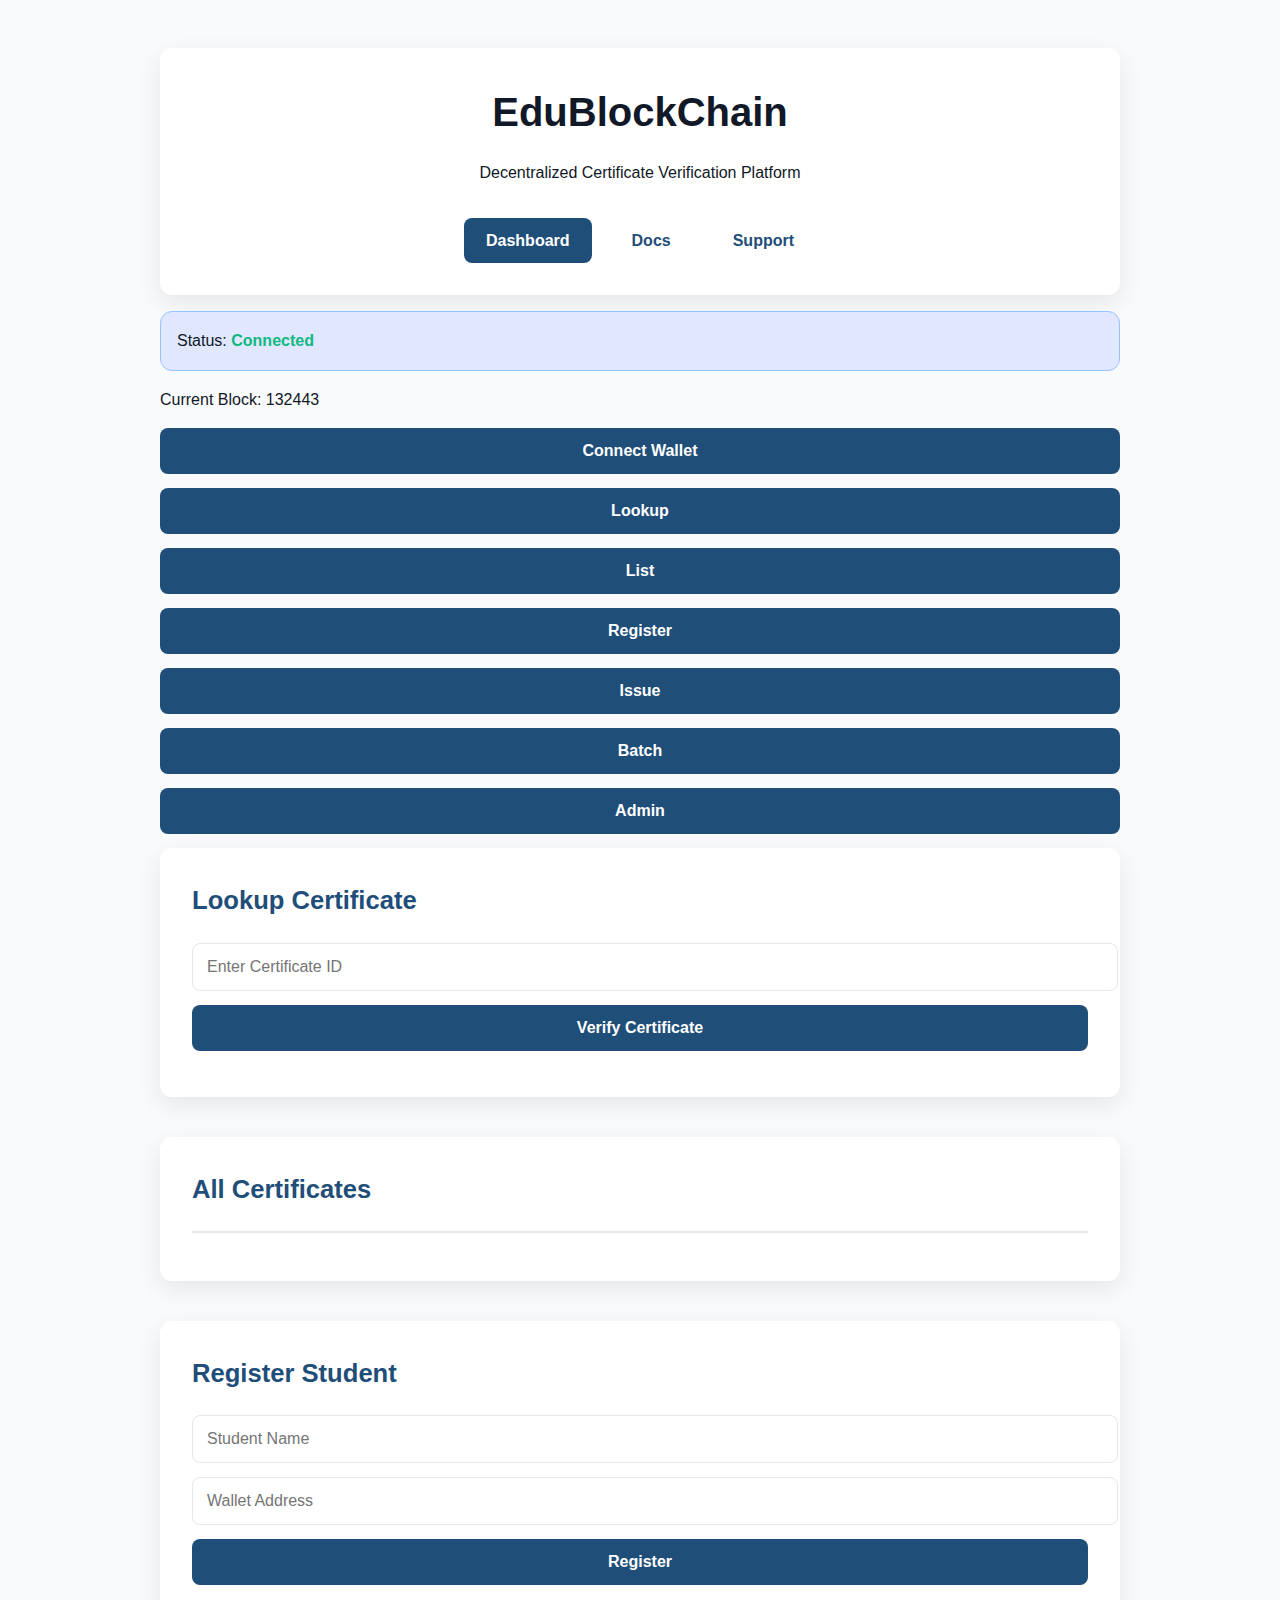
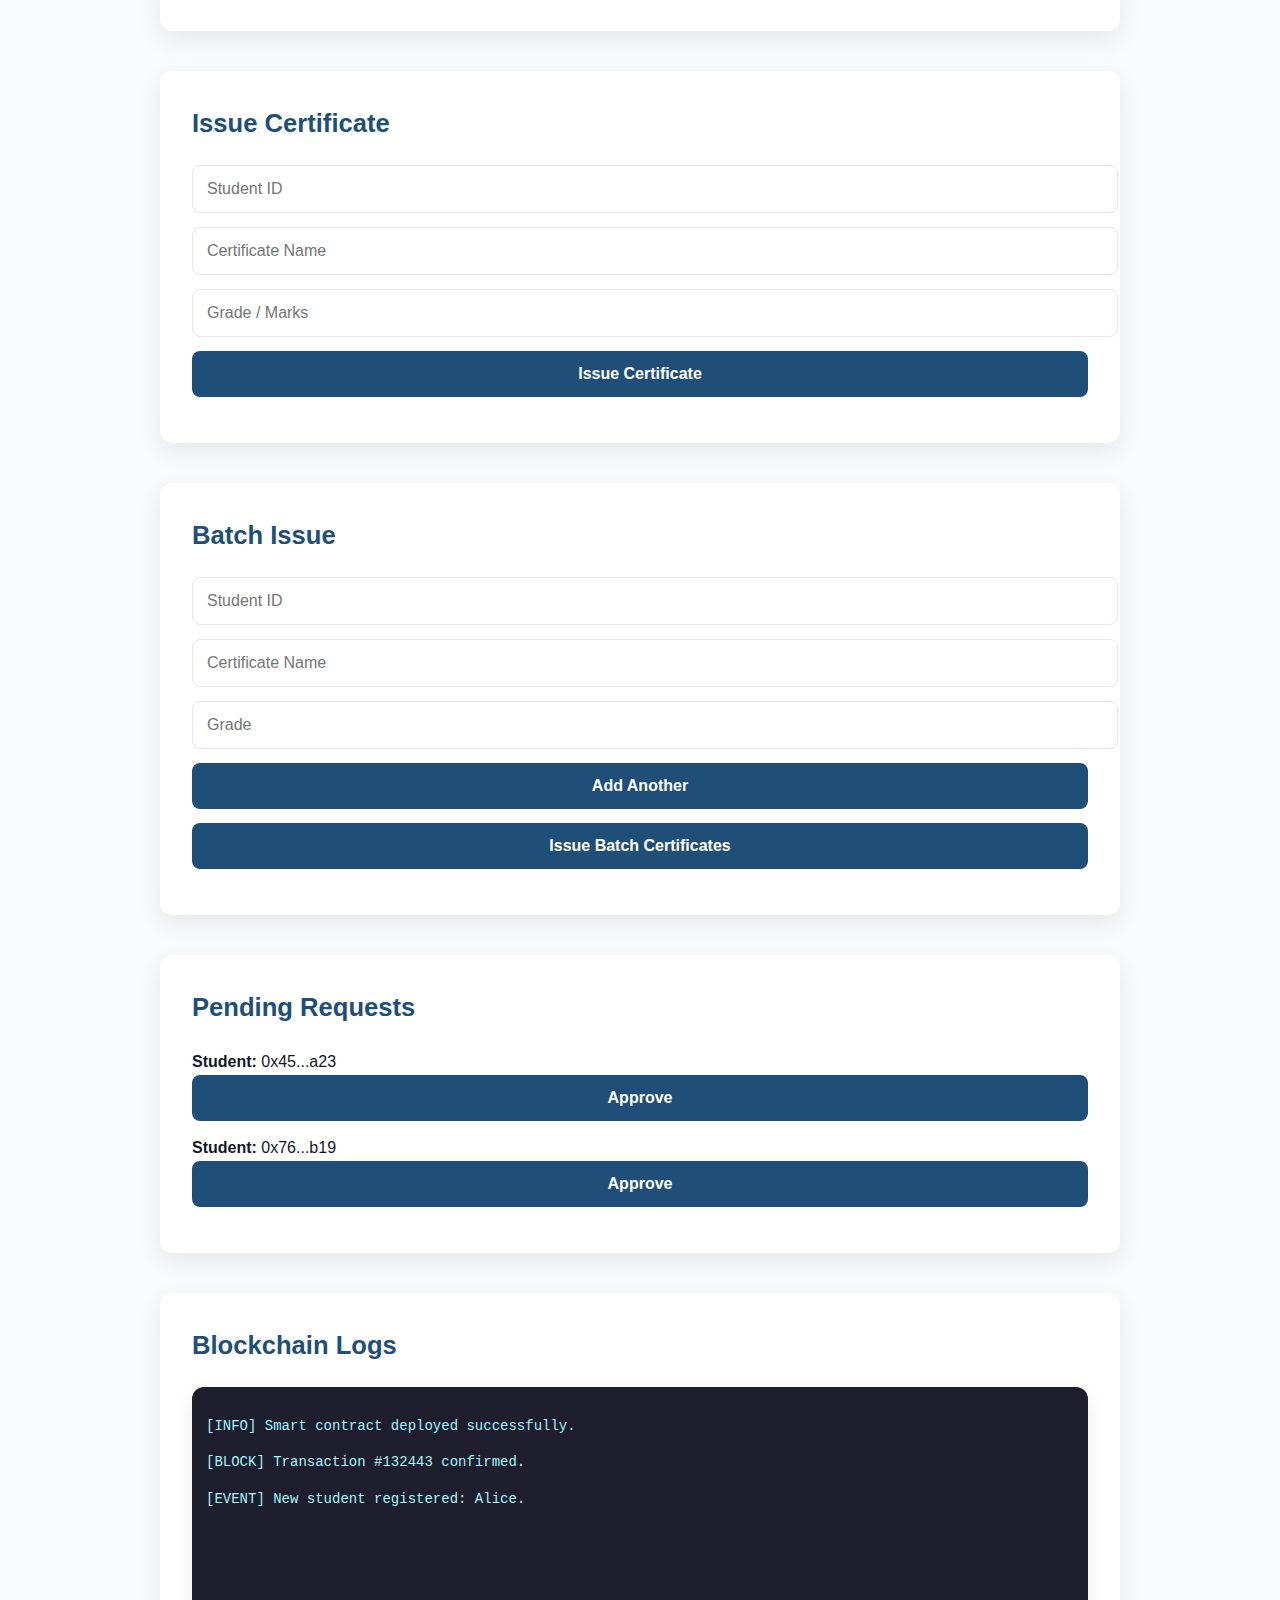
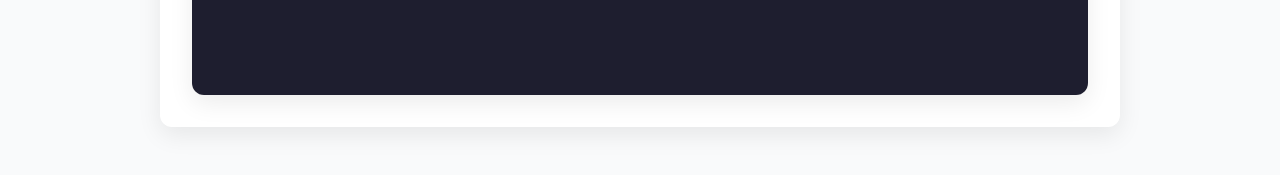
<file: index.html>
<!DOCTYPE html>
<html lang="en">
<head>
  <meta charset="UTF-8" />
  <meta name="viewport" content="width=device-width, initial-scale=1.0" />
  <title>EduBlockChain - Certificate Verification dApp</title>
  <link rel="stylesheet" href="style.css" />
</head>
<body>
  <div class="container">
    <header>
      <h1>EduBlockChain</h1>
      <p class="subtitle">Decentralized Certificate Verification Platform</p>
      <nav>
        <a href="#" class="active">Dashboard</a>
        <a href="#">Docs</a>
        <a href="#">Support</a>
      </nav>
    </header>

    <!-- Connection Info -->
    <section id="connection-bar">
      <div class="connection-status">
        <p id="status">Status: <span class="success">Connected</span></p>
        <p id="blockNumber">Current Block: <span>132443</span></p>
      </div>
      <button id="connectButton">Connect Wallet</button>
    </section>

    <!-- Navigation Tabs -->
    <div class="tab-nav">
      <button class="tab-button active" data-tab="lookup">Lookup</button>
      <button class="tab-button" data-tab="list">List</button>
      <button class="tab-button" data-tab="register">Register</button>
      <button class="tab-button" data-tab="issue">Issue</button>
      <button class="tab-button" data-tab="batch">Batch</button>
      <button class="tab-button" data-tab="admin">Admin</button>
    </div>

    <!-- Lookup Tab -->
    <div id="lookup" class="tab-content active">
      <div class="card">
        <h2>Lookup Certificate</h2>
        <input type="text" id="lookupInput" placeholder="Enter Certificate ID" />
        <button id="lookupButton">Verify Certificate</button>
        <div class="lookup-results" id="lookupResults"></div>
      </div>
    </div>

    <!-- List Certificates Tab -->
    <div id="list" class="tab-content">
      <div class="card">
        <h2>All Certificates</h2>
        <ul id="certificateList"></ul>
      </div>
    </div>

    <!-- Register Student Tab -->
    <div id="register" class="tab-content">
      <div class="card">
        <h2>Register Student</h2>
        <input type="text" id="studentName" placeholder="Student Name" />
        <input type="text" id="studentWallet" placeholder="Wallet Address" />
        <button id="registerButton">Register</button>
      </div>
    </div>

    <!-- Issue Certificate Tab -->
    <div id="issue" class="tab-content">
      <div class="card">
        <h2>Issue Certificate</h2>
        <input type="text" id="studentID" placeholder="Student ID" />
        <input type="text" id="certificateName" placeholder="Certificate Name" />
        <input type="text" id="grade" placeholder="Grade / Marks" />
        <button id="issueButton">Issue Certificate</button>
      </div>
    </div>

    <!-- Batch Issue Tab -->
    <div id="batch" class="tab-content">
      <div class="card">
        <h2>Batch Issue</h2>
        <div id="batchContainer">
          <div class="batch-student-row">
            <input type="text" placeholder="Student ID" />
            <input type="text" placeholder="Certificate Name" />
            <input type="text" placeholder="Grade" />
          </div>
        </div>
        <button id="addRowButton">Add Another</button>
        <button id="batchIssueButton">Issue Batch Certificates</button>
      </div>
    </div>

    <!-- Admin Tab -->
    <div id="admin" class="tab-content">
      <div class="card">
        <h2>Pending Requests</h2>
        <div class="pending-request">
          <span><strong>Student:</strong> 0x45...a23</span>
          <button class="approve-btn">Approve</button>
        </div>
        <div class="pending-request">
          <span><strong>Student:</strong> 0x76...b19</span>
          <button class="approve-btn">Approve</button>
        </div>
      </div>

      <div class="card">
        <h2>Blockchain Logs</h2>
        <div class="terminal" id="logTerminal">
          <p>[INFO] Smart contract deployed successfully.</p>
          <p>[BLOCK] Transaction #132443 confirmed.</p>
          <p>[EVENT] New student registered: Alice.</p>
        </div>
      </div>
    </div>
  </div>

  <!-- Tab Functionality -->
  <script>
    const tabs = document.querySelectorAll(".tab-button");
    const contents = document.querySelectorAll(".tab-content");

    tabs.forEach((tab) => {
      tab.addEventListener("click", () => {
        tabs.forEach((t) => t.classList.remove("active"));
        contents.forEach((c) => c.classList.remove("active"));
        tab.classList.add("active");
        document.getElementById(tab.dataset.tab).classList.add("active");
      });
    });
  </script>
</body>
</html>
</file>
<file: style.css>
:root {
    --primary-color: #1F4E79;       
    --primary-hover: #163B5A;       
    --accent-color: #F5A623;        
    --background-color: #F9FAFB;   
    --card-background: #FFFFFF;     
    --text-color: #111827;          
    --subtle-text: #6B7280;         
    --border-color: #E5E7EB;        
    --terminal-bg: #1E1E2F;         
    --terminal-text: #A5F3FC;       
    --success-color: #10B981;       
    --error-color: #EF4444;         
    --shadow: 0 8px 24px rgba(0,0,0,0.08);
    --shadow-hover: 0 12px 36px rgba(0,0,0,0.12);
    --timeline-color: #CBD5E1;      
    --timeline-dot: #1F4E79;         
}

body {
    font-family: 'Inter', sans-serif;
    margin: 0;
    background-color: var(--background-color);
    color: var(--text-color);
    line-height: 1.6;
}

.container {
    max-width: 960px;
    margin: 3em auto;
    padding: 0 1.5em;
}

/* Header */
header {
    background-color: var(--card-background);
    padding: 2em;
    border-radius: 12px;
    box-shadow: var(--shadow);
    color: var(--text-color);
    text-align: center;
}

header h1 {
    margin: 0;
    font-size: 2.5em;
    font-weight: 700;
}

/* Navigation */
nav {
    margin-top: 2em;
    display: flex;
    justify-content: center;
    gap: 18px;
}

nav a {
    padding: 10px 22px;
    border-radius: 8px;
    text-decoration: none;
    color: var(--primary-color);
    font-weight: 600;
    transition: all 0.3s ease;
}

nav a:hover {
    background-color: var(--primary-hover);
    color: #fff;
}

nav a.active {
    background-color: var(--primary-color);
    color: #fff;
}

/* Cards and Blocks */
.card, .block {
    background-color: var(--card-background);
    border-radius: 12px;
    padding: 2em;
    margin-bottom: 2.5em;
    box-shadow: var(--shadow);
    transition: all 0.3s ease;
}

.card:hover, .block:hover {
    transform: translateY(-2px);
    box-shadow: var(--shadow-hover);
}

.card h2, .block-header {
    margin-top: 0;
    font-size: 1.6em;
    font-weight: 700;
    color: var(--primary-color);
}

/* Certificate list */
#certificateList {
    list-style-type: none;
    padding: 0;
    max-height: 250px;
    overflow-y: auto;
    border-radius: 8px;
    border: 1px solid var(--border-color);
}

#certificateList li {
    padding: 12px;
    margin: 4px 0;
    border-radius: 8px;
    font-family: 'Fira Mono', monospace;
    font-size: 0.95em;
    color: var(--subtle-text);
    background: #F3F4F6;
    transition: all 0.2s ease;
}

#certificateList li:hover {
    background-color: #E5E7EB;
}

/* Terminal */
.terminal {
    height: 280px;
    overflow-y: scroll;
    padding: 1em;
    background-color: var(--terminal-bg);
    color: var(--terminal-text);
    font-family: 'Fira Code', monospace;
    font-size: 14px;
    border-radius: 12px;
    box-shadow: var(--shadow);
}

/* Timeline for blocks */
.timeline {
    position: relative;
    margin: 2em 0;
    padding-left: 30px;
}

.timeline::before {
    content: '';
    position: absolute;
    top: 0;
    left: 14px;
    width: 4px;
    height: 100%;
    background-color: var(--timeline-color);
    border-radius: 2px;
}

.timeline-item {
    position: relative;
    margin-bottom: 2em;
    padding-left: 20px;
}

.timeline-item::before {
    content: '';
    position: absolute;
    left: -16px;
    top: 0;
    width: 12px;
    height: 12px;
    background-color: var(--timeline-dot);
    border-radius: 50%;
    border: 2px solid var(--card-background);
    box-shadow: 0 0 4px rgba(0,0,0,0.1);
}

.timeline-item .timestamp {
    font-size: 0.8em;
    color: var(--subtle-text);
    margin-bottom: 0.5em;
}

/* Status messages */
#status {
    font-weight: 500;
    padding: 1em;
    background-color: #E0E7FF;
    border-radius: 12px;
    word-wrap: break-word;
    margin-top: 1em;
    border: 1px solid #93C5FD;
}

.error { color: var(--error-color); font-weight: 700; }
.success { color: var(--success-color); font-weight: 700; }

/* Buttons & Inputs */
input, button {
    width: 100%;
    padding: 14px;
    margin-bottom: 14px;
    border-radius: 8px;
    border: 1px solid var(--border-color);
    font-size: 1em;
    transition: all 0.3s ease;
}

input:focus {
    outline: none;
    border-color: var(--primary-color);
    box-shadow: 0 0 6px rgba(31,78,121,0.3);
}

button {
    cursor: pointer;
    background-color: var(--primary-color);
    color: #fff;
    font-weight: 600;
    border: none;
    transition: all 0.3s ease;
}

button:hover {
    background-color: var(--primary-hover);
    transform: translateY(-2px);
    box-shadow: var(--shadow-hover);
}
/* --- NEW BLOCK EXPLORER VISUALS --- */

#blocks-container {
    display: flex;
    overflow-x: auto;
    padding: 2.5em;
    background: #e9ecef;
    border-radius: 12px;
    border: 1px solid var(--border-color);
    min-height: 480px;
}

.block-card {
    flex: 0 0 340px; /* Each block is 340px wide */
    margin-left: 50px; /* Space for the chain */
    position: relative;
    background-color: #e6f7e6; /* Light green background */
    border: 1px solid #b7e1b7;
    box-shadow: var(--shadow);
    padding: 1.5em;
    border-radius: 12px;
    transition: transform 0.3s ease;
}
.block-card:hover {
    transform: translateY(-5px);
}

.block-card:first-child {
    margin-left: 0; /* No chain link on the first block */
}

/* The Chain Link Effect */
.block-card::before {
    content: '🔗';
    position: absolute;
    left: -38px;
    top: 50%;
    transform: translateY(-50%);
    font-size: 32px;
    opacity: 0.6;
}

/* Styles for the new form-like fields */
.block-card-form label {
    display: block;
    margin-top: 10px;
    font-weight: 600;
    font-size: 0.9em;
    color: var(--subtle-text);
}

.block-card-form input[type="text"],
.block-card-form textarea {
    width: 100%;
    padding: 8px 10px;
    font-family: monospace;
    font-size: 0.9em;
    border: 1px solid #ccc;
    border-radius: 5px;
    background-color: #fafafa;
    color: #333;
    word-break: break-all;
}

.block-card-form textarea {
    height: 120px;
    resize: none;
}

/* Overrides for fields outside the form */
.block-card .block-field {
    margin-top: 12px;
}
.block-card .field-label {
    font-weight: 600; 
    color: var(--text-color);
}
.block-card .field-value {
    color: var(--subtle-text);
    word-wrap: break-word;
    font-family: monospace;
}
</file>
